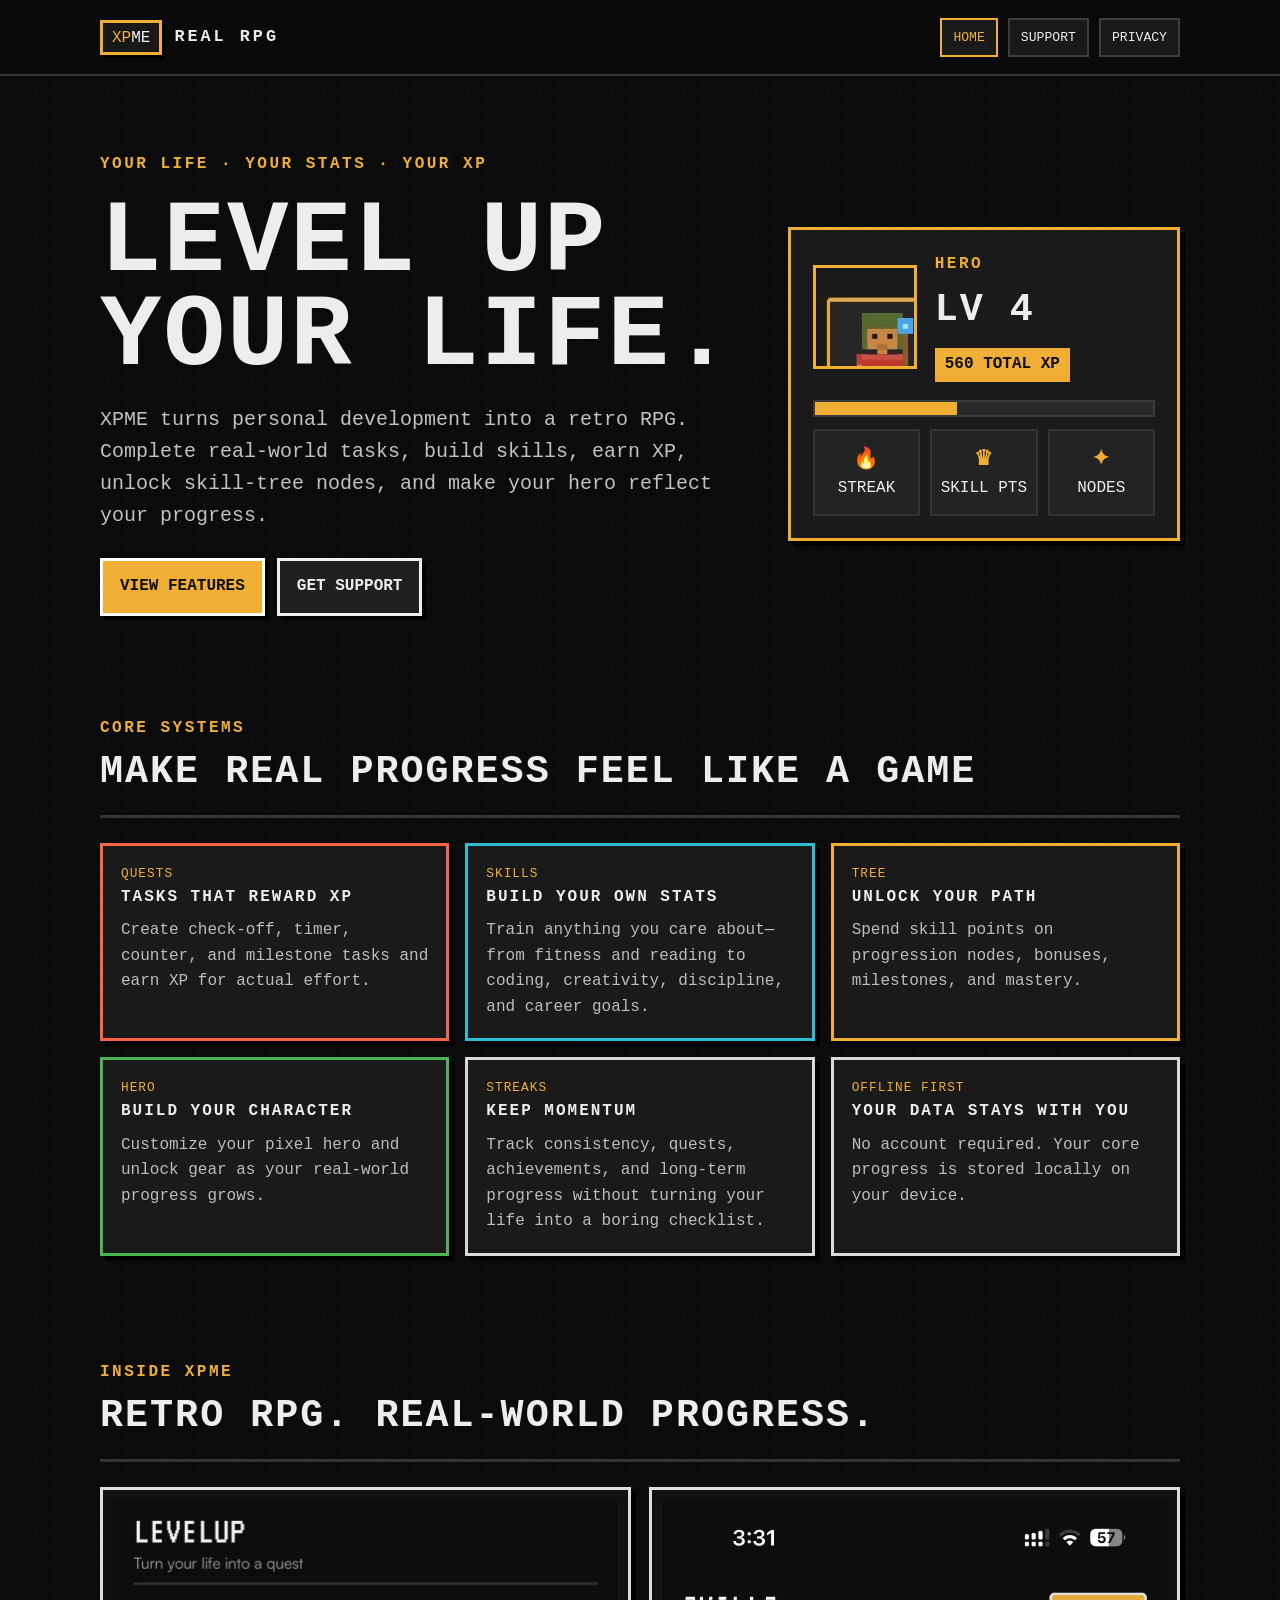
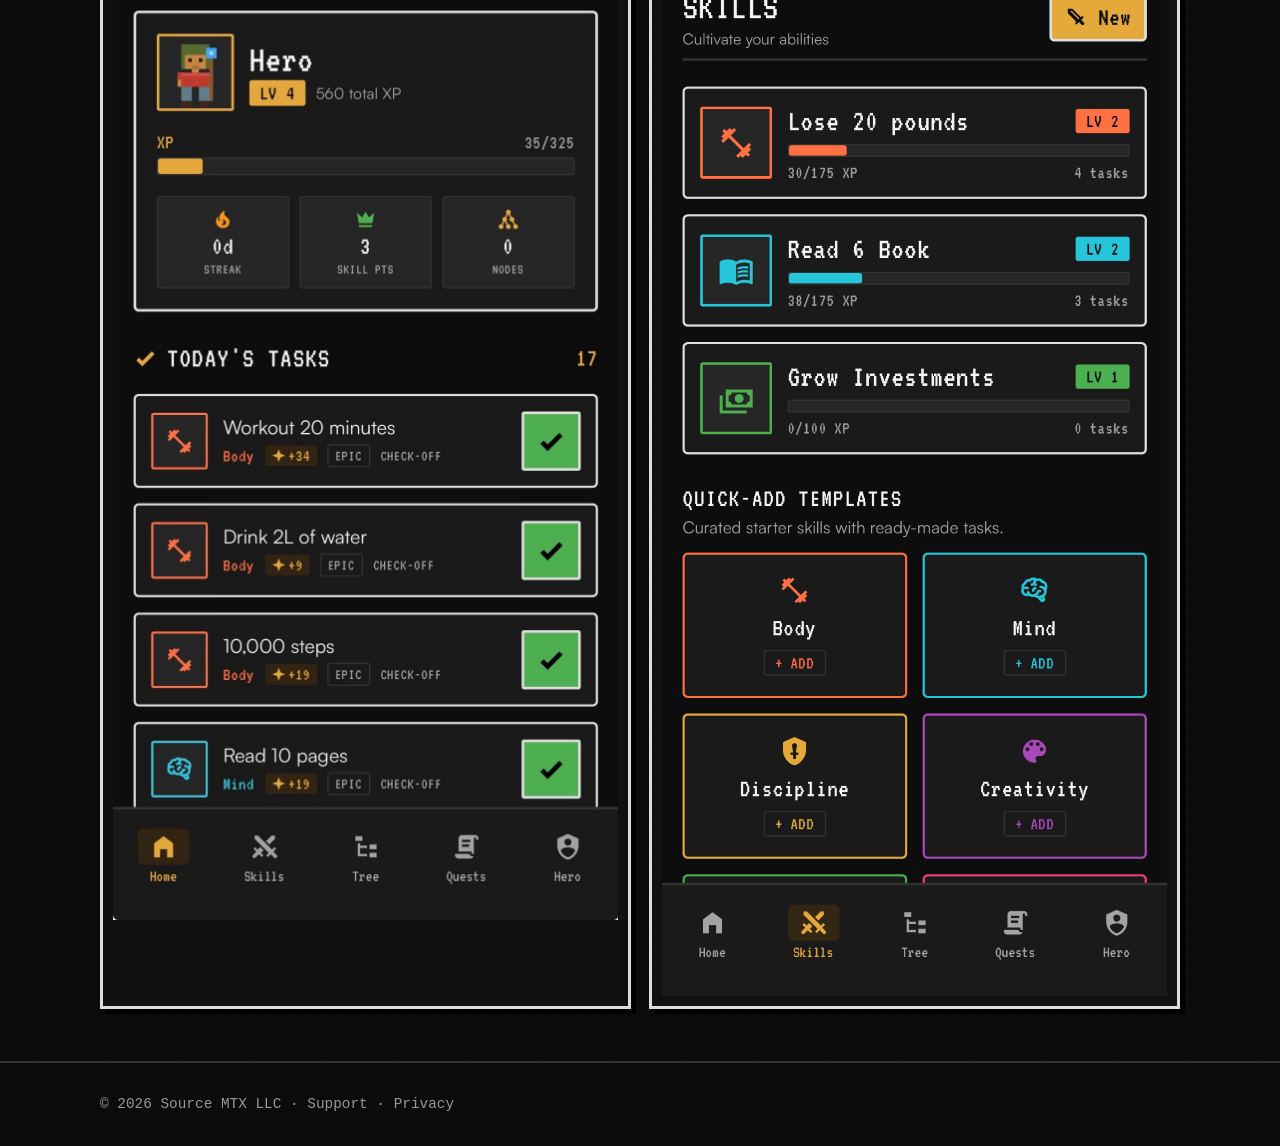
<file: index.html>
<!doctype html>
<html lang="en">
<head>
<meta charset="utf-8">
<meta name="viewport" content="width=device-width,initial-scale=1">
<title>XPME — Real RPG</title>
<meta name="description" content="Turn your real life into an RPG. Complete tasks, earn XP, level up skills, unlock nodes, and build your hero.">
<link rel="stylesheet" href="styles.css">
</head>
<body>
<header>
  <div class="wrap nav">
    <a class="brand" href="index.html">
      <span class="logo-mark"><span class="xp">XP</span><span class="me">ME</span></span>
      <span class="logo-word">REAL RPG</span>
    </a>
    <nav class="navlinks">
      <a class="active" href="index.html">HOME</a>
      <a href="support.html">SUPPORT</a>
      <a href="privacy.html">PRIVACY</a>
    </nav>
  </div>
</header>

<main>
  <section class="hero">
    <div class="wrap hero-grid">
      <div>
        <div class="eyebrow">YOUR LIFE · YOUR STATS · YOUR XP</div>
        <h1>LEVEL UP<br>YOUR LIFE.</h1>
        <p class="lead">XPME turns personal development into a retro RPG. Complete real-world tasks, build skills, earn XP, unlock skill-tree nodes, and make your hero reflect your progress.</p>
        <div class="btnrow">
          <a class="btn primary" href="#features">VIEW FEATURES</a>
          <a class="btn" href="support.html">GET SUPPORT</a>
        </div>
      </div>

      <div class="hero-card">
        <div class="avatar-row">
          <img class="avatar" src="assets/hero-avatar.png" alt="XPME pixel hero">
          <div>
            <div class="eyebrow">HERO</div>
            <h2 style="margin:2px 0">LV 4</h2>
            <span class="level-badge">560 TOTAL XP</span>
          </div>
        </div>
        <div class="xpbar"><span></span></div>
        <div class="stat-grid">
          <div class="stat"><b>🔥</b>STREAK</div>
          <div class="stat"><b>♛</b>SKILL PTS</div>
          <div class="stat"><b>✦</b>NODES</div>
        </div>
      </div>
    </div>
  </section>

  <section class="section" id="features">
    <div class="wrap">
      <div class="eyebrow">CORE SYSTEMS</div>
      <h2>MAKE REAL PROGRESS FEEL LIKE A GAME</h2>
      <div class="section-rule"></div>
      <div class="features">
        <div class="feature"><div class="tag">QUESTS</div><h3>TASKS THAT REWARD XP</h3><p>Create check-off, timer, counter, and milestone tasks and earn XP for actual effort.</p></div>
        <div class="feature"><div class="tag">SKILLS</div><h3>BUILD YOUR OWN STATS</h3><p>Train anything you care about—from fitness and reading to coding, creativity, discipline, and career goals.</p></div>
        <div class="feature"><div class="tag">TREE</div><h3>UNLOCK YOUR PATH</h3><p>Spend skill points on progression nodes, bonuses, milestones, and mastery.</p></div>
        <div class="feature"><div class="tag">HERO</div><h3>BUILD YOUR CHARACTER</h3><p>Customize your pixel hero and unlock gear as your real-world progress grows.</p></div>
        <div class="feature"><div class="tag">STREAKS</div><h3>KEEP MOMENTUM</h3><p>Track consistency, quests, achievements, and long-term progress without turning your life into a boring checklist.</p></div>
        <div class="feature"><div class="tag">OFFLINE FIRST</div><h3>YOUR DATA STAYS WITH YOU</h3><p>No account required. Your core progress is stored locally on your device.</p></div>
      </div>
    </div>
  </section>

  <section class="section">
    <div class="wrap">
      <div class="eyebrow">INSIDE XPME</div>
      <h2>RETRO RPG. REAL-WORLD PROGRESS.</h2>
      <div class="section-rule"></div>
      <div class="preview-grid">
        <div class="phone-shot"><img src="assets/home-screen.jpg" alt="XPME home screen showing hero, XP, tasks, streak, and skill points"></div>
        <div class="phone-shot"><img src="assets/skills-screen.png" alt="XPME skills screen showing custom skills and templates"></div>
      </div>
    </div>
  </section>
</main>

<footer>
  <div class="wrap">© 2026 Source MTX LLC · <a href="support.html">Support</a> · <a href="privacy.html">Privacy</a></div>
</footer>
</body>
</html>
</file>
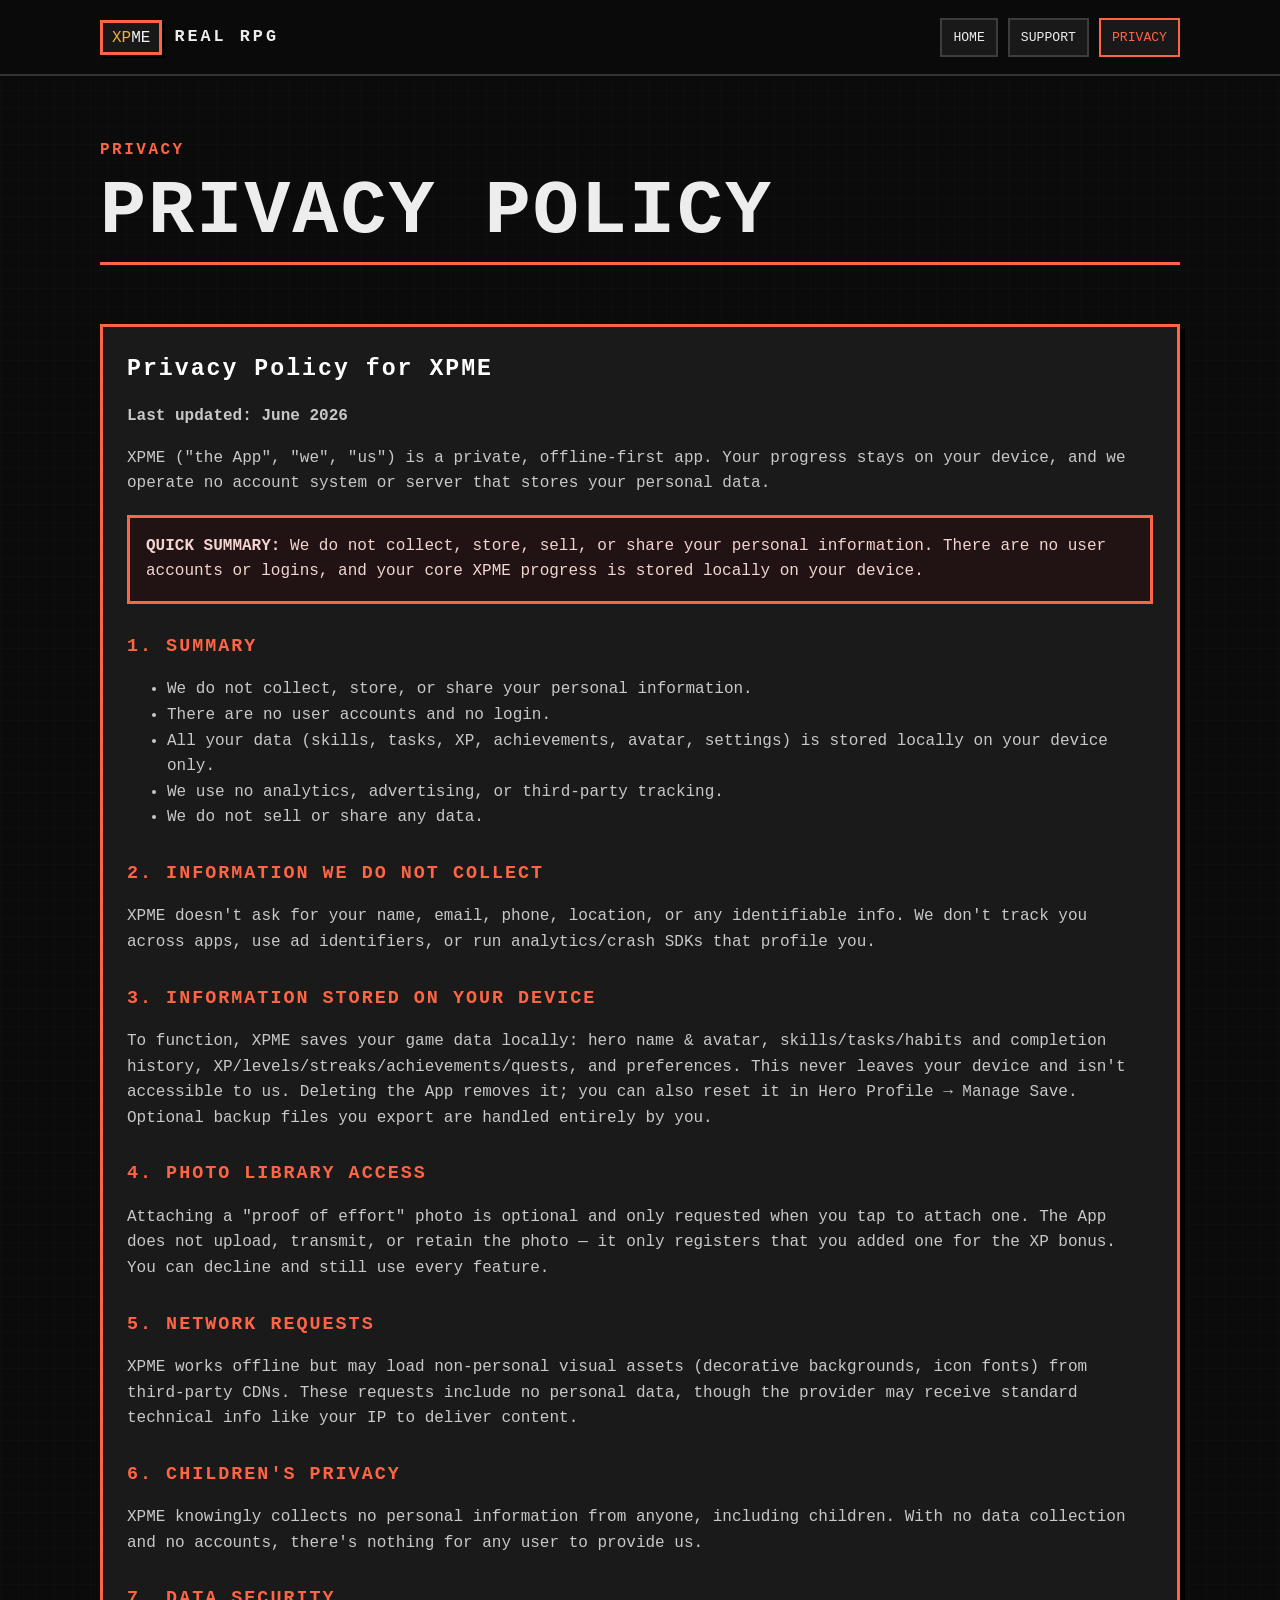
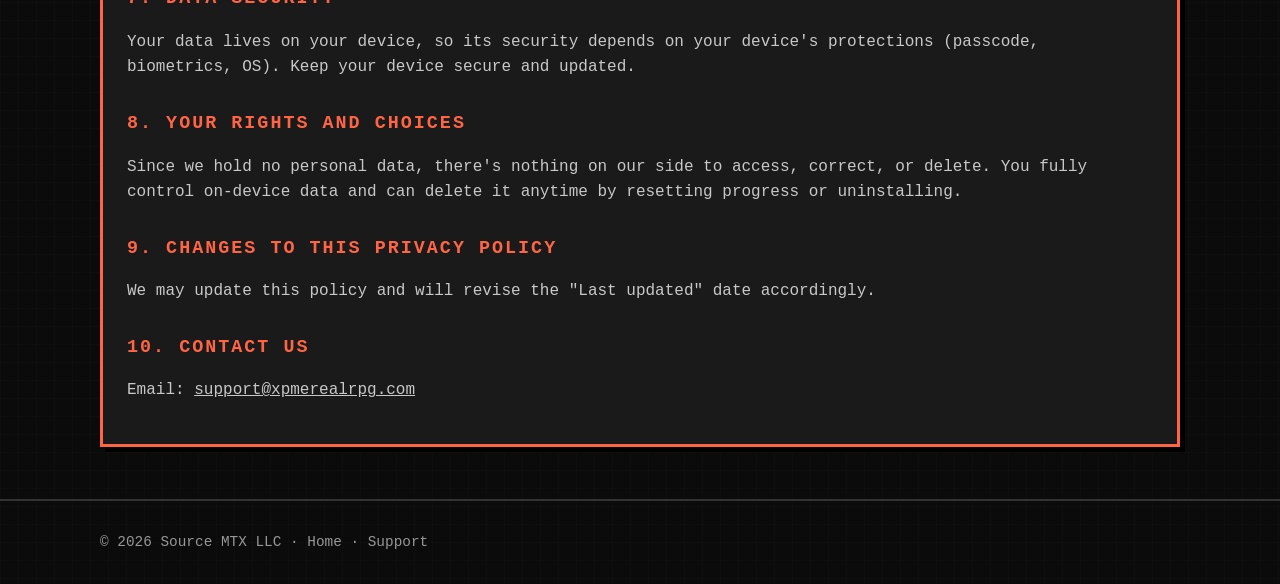
<file: privacy.html>
<!doctype html>
<html lang="en">
<head>
<meta charset="utf-8">
<meta name="viewport" content="width=device-width,initial-scale=1">
<title>XPME Privacy Policy</title>
<meta name="description" content="Privacy Policy for XPME. XPME is offline-first and stores core progress locally on the user's device.">
<link rel="stylesheet" href="styles.css">
</head>
<body class="privacy">
<header>
  <div class="wrap nav">
    <a class="brand" href="index.html">
      <span class="logo-mark"><span class="xp">XP</span><span class="me">ME</span></span>
      <span class="logo-word">REAL RPG</span>
    </a>
    <nav class="navlinks">
      <a href="index.html">HOME</a>
      <a href="support.html">SUPPORT</a>
      <a class="active" href="privacy.html">PRIVACY</a>
    </nav>
  </div>
</header>

<main>
  <section class="page-head">
    <div class="wrap">
      <div class="eyebrow">PRIVACY</div>
      <h1>PRIVACY POLICY</h1>
      <div class="section-rule"></div>
    </div>
  </section>

  <section class="section" style="padding-top:10px">
    <div class="wrap">
      <article class="legal-card">
        <h2 style="margin-top:0;color:#fff;font-size:1.45rem">Privacy Policy for XPME</h2>
        <p><strong>Last updated: June 2026</strong></p>

        <p>XPME ("the App", "we", "us") is a private, offline-first app. Your progress stays on your device, and we operate no account system or server that stores your personal data.</p>

        <div class="notice"><strong>QUICK SUMMARY:</strong> We do not collect, store, sell, or share your personal information. There are no user accounts or logins, and your core XPME progress is stored locally on your device.</div>

        <h2>1. SUMMARY</h2>
        <ul>
          <li>We do not collect, store, or share your personal information.</li>
          <li>There are no user accounts and no login.</li>
          <li>All your data (skills, tasks, XP, achievements, avatar, settings) is stored locally on your device only.</li>
          <li>We use no analytics, advertising, or third-party tracking.</li>
          <li>We do not sell or share any data.</li>
        </ul>

        <h2>2. INFORMATION WE DO NOT COLLECT</h2>
        <p>XPME doesn't ask for your name, email, phone, location, or any identifiable info. We don't track you across apps, use ad identifiers, or run analytics/crash SDKs that profile you.</p>

        <h2>3. INFORMATION STORED ON YOUR DEVICE</h2>
        <p>To function, XPME saves your game data locally: hero name &amp; avatar, skills/tasks/habits and completion history, XP/levels/streaks/achievements/quests, and preferences. This never leaves your device and isn't accessible to us. Deleting the App removes it; you can also reset it in Hero Profile → Manage Save. Optional backup files you export are handled entirely by you.</p>

        <h2>4. PHOTO LIBRARY ACCESS</h2>
        <p>Attaching a "proof of effort" photo is optional and only requested when you tap to attach one. The App does not upload, transmit, or retain the photo — it only registers that you added one for the XP bonus. You can decline and still use every feature.</p>

        <h2>5. NETWORK REQUESTS</h2>
        <p>XPME works offline but may load non-personal visual assets (decorative backgrounds, icon fonts) from third-party CDNs. These requests include no personal data, though the provider may receive standard technical info like your IP to deliver content.</p>

        <h2>6. CHILDREN'S PRIVACY</h2>
        <p>XPME knowingly collects no personal information from anyone, including children. With no data collection and no accounts, there's nothing for any user to provide us.</p>

        <h2>7. DATA SECURITY</h2>
        <p>Your data lives on your device, so its security depends on your device's protections (passcode, biometrics, OS). Keep your device secure and updated.</p>

        <h2>8. YOUR RIGHTS AND CHOICES</h2>
        <p>Since we hold no personal data, there's nothing on our side to access, correct, or delete. You fully control on-device data and can delete it anytime by resetting progress or uninstalling.</p>

        <h2>9. CHANGES TO THIS PRIVACY POLICY</h2>
        <p>We may update this policy and will revise the "Last updated" date accordingly.</p>

        <h2>10. CONTACT US</h2>
        <p>Email: <a href="mailto:support@xpmerealrpg.com">support@xpmerealrpg.com</a></p>
      </article>
    </div>
  </section>
</main>

<footer>
  <div class="wrap">© 2026 Source MTX LLC · <a href="index.html">Home</a> · <a href="support.html">Support</a></div>
</footer>
</body>
</html>
</file>
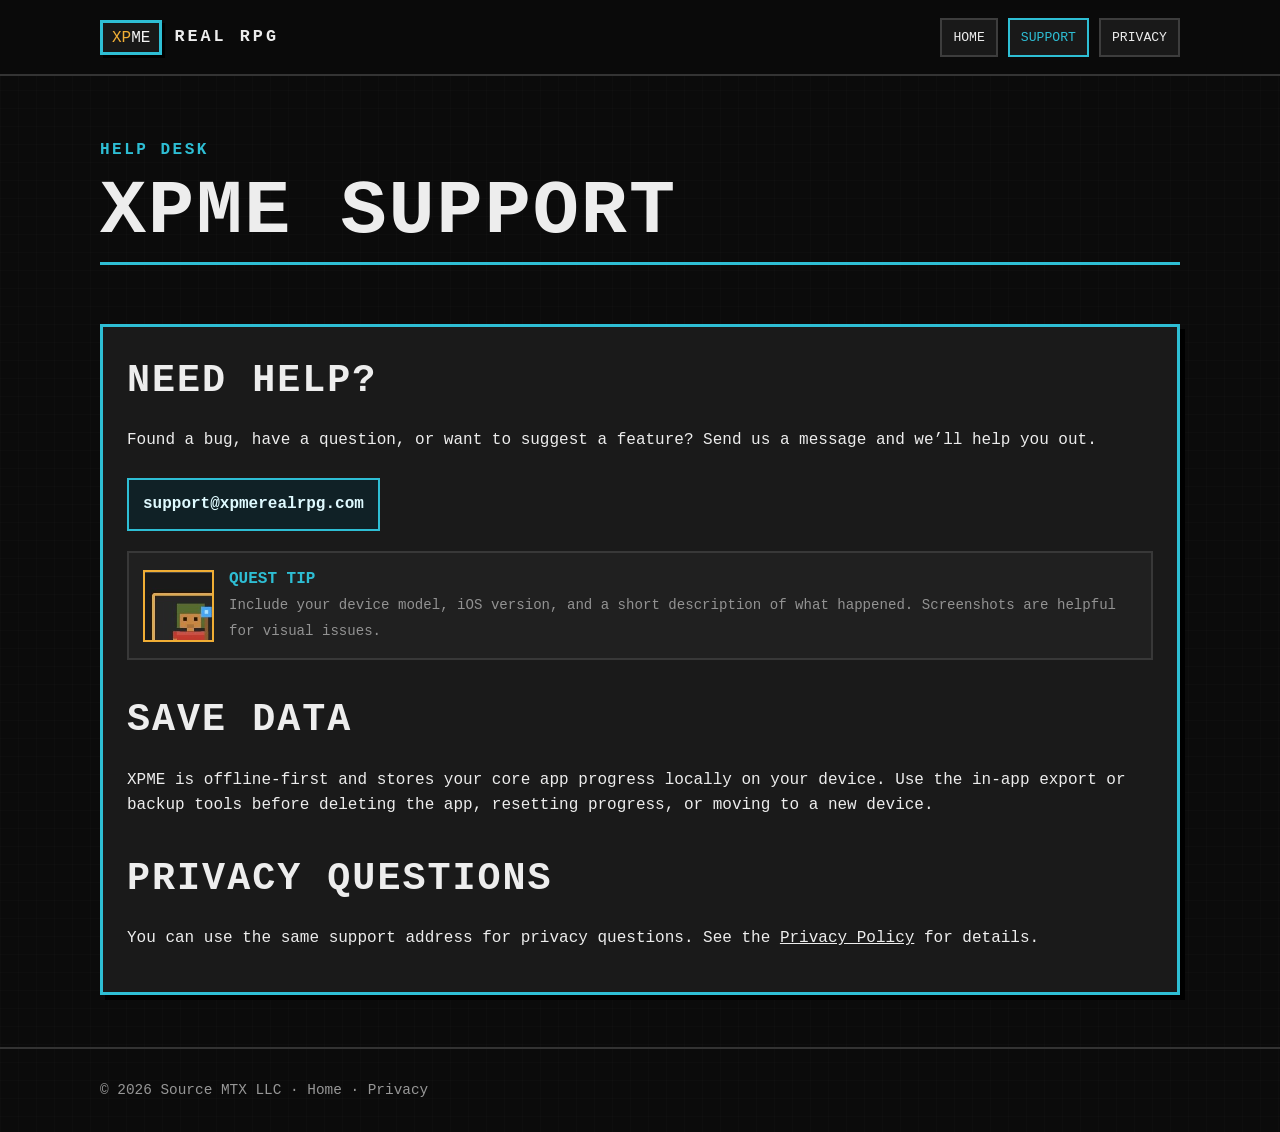
<file: support.html>
<!doctype html>
<html lang="en">
<head>
<meta charset="utf-8">
<meta name="viewport" content="width=device-width,initial-scale=1">
<title>XPME Support</title>
<meta name="description" content="Support for XPME, the real-life RPG for skills, tasks, XP, quests, and personal growth.">
<link rel="stylesheet" href="styles.css">
</head>
<body class="support">
<header>
  <div class="wrap nav">
    <a class="brand" href="index.html">
      <span class="logo-mark"><span class="xp">XP</span><span class="me">ME</span></span>
      <span class="logo-word">REAL RPG</span>
    </a>
    <nav class="navlinks">
      <a href="index.html">HOME</a>
      <a class="active" href="support.html">SUPPORT</a>
      <a href="privacy.html">PRIVACY</a>
    </nav>
  </div>
</header>

<main>
  <section class="page-head">
    <div class="wrap">
      <div class="eyebrow">HELP DESK</div>
      <h1>XPME SUPPORT</h1>
      <div class="section-rule"></div>
    </div>
  </section>

  <section class="section" style="padding-top:10px">
    <div class="wrap">
      <div class="support-card">
        <h2>NEED HELP?</h2>
        <p>Found a bug, have a question, or want to suggest a feature? Send us a message and we’ll help you out.</p>
        <a class="email-box" href="mailto:support@xpmerealrpg.com">support@xpmerealrpg.com</a>

        <div class="mini-hero">
          <img src="assets/hero-avatar.png" alt="XPME pixel hero">
          <div><strong>QUEST TIP</strong><br><span class="small">Include your device model, iOS version, and a short description of what happened. Screenshots are helpful for visual issues.</span></div>
        </div>

        <h2 style="margin-top:30px">SAVE DATA</h2>
        <p>XPME is offline-first and stores your core app progress locally on your device. Use the in-app export or backup tools before deleting the app, resetting progress, or moving to a new device.</p>

        <h2 style="margin-top:30px">PRIVACY QUESTIONS</h2>
        <p>You can use the same support address for privacy questions. See the <a href="privacy.html">Privacy Policy</a> for details.</p>
      </div>
    </div>
  </section>
</main>

<footer>
  <div class="wrap">© 2026 Source MTX LLC · <a href="index.html">Home</a> · <a href="privacy.html">Privacy</a></div>
</footer>
</body>
</html>
</file>
<file: styles.css>
:root{
  --bg:#0b0b0b;
  --panel:#1a1a1a;
  --panel2:#242424;
  --white:#ededed;
  --muted:#a7a7a7;
  --gold:#f0ae35;
  --blue:#2ebed4;
  --red:#ff6545;
  --green:#4cb553;
  --line:#343434;
  --accent:var(--gold);
}

*{box-sizing:border-box}
html{scroll-behavior:smooth}
body{
  margin:0;
  color:var(--white);
  background:
    linear-gradient(rgba(255,255,255,.012) 1px, transparent 1px),
    linear-gradient(90deg, rgba(255,255,255,.012) 1px, transparent 1px),
    var(--bg);
  background-size:18px 18px;
  font-family: ui-monospace, SFMono-Regular, Menlo, Monaco, Consolas, "Liberation Mono", monospace;
  line-height:1.6;
}
body.support{--accent:var(--blue)}
body.privacy{--accent:var(--red)}
a{color:inherit}
.wrap{width:min(1080px, calc(100% - 36px));margin:auto}

header{
  position:sticky;top:0;z-index:20;
  background:rgba(11,11,11,.94);
  backdrop-filter:blur(10px);
  border-bottom:2px solid var(--line);
}
.nav{min-height:74px;display:flex;align-items:center;justify-content:space-between;gap:20px}
.brand{display:flex;align-items:center;gap:12px;text-decoration:none}
.logo-mark{
  border:3px solid var(--accent);
  background:#181818;
  padding:7px 9px 6px;
  box-shadow:3px 3px 0 #000;
  line-height:1;
}
.logo-mark .xp{color:var(--gold)}
.logo-mark .me{color:#f4f4f4}
.logo-word{font-weight:900;letter-spacing:3px;font-size:1.05rem}
.navlinks{display:flex;gap:10px;flex-wrap:wrap}
.navlinks a{
  text-decoration:none;
  border:2px solid #3d3d3d;
  padding:7px 11px;
  background:#191919;
  font-size:.82rem;
}
.navlinks a:hover,.navlinks a.active{border-color:var(--accent);color:var(--accent)}

.hero{padding:76px 0 48px}
.hero-grid{
  display:grid;grid-template-columns:1.25fr .75fr;gap:34px;align-items:center
}
.eyebrow{color:var(--accent);font-weight:800;letter-spacing:2.5px}
h1,h2,h3{font-weight:900;letter-spacing:2px}
h1{
  font-size:clamp(3rem,8vw,6.7rem);
  line-height:.92;margin:.18em 0;
}
h2{font-size:clamp(1.65rem,4vw,2.4rem);margin:0 0 12px}
h3{font-size:1rem;margin:0 0 8px}
.lead{color:#c2c2c2;font-size:clamp(1rem,2vw,1.25rem);max-width:730px}
.btnrow{display:flex;gap:12px;flex-wrap:wrap;margin-top:26px}
.btn{
  display:inline-block;text-decoration:none;font-weight:900;
  border:3px solid #eee;background:#202020;padding:13px 17px;
  box-shadow:4px 4px 0 #000;
}
.btn.primary{background:var(--accent);color:#111;border-color:#fff}
.btn:hover{transform:translate(-1px,-1px);box-shadow:6px 6px 0 #000}

.hero-card,.panel,.feature,.legal-card,.support-card{
  background:var(--panel);
  border:3px solid var(--accent);
  box-shadow:5px 5px 0 #000;
}
.hero-card{padding:22px}
.avatar-row{display:flex;gap:18px;align-items:center}
.avatar{
  width:104px;height:104px;object-fit:cover;
  border:3px solid var(--gold);image-rendering:pixelated;background:#222;
}
.level-badge{
  display:inline-block;background:var(--gold);color:#111;
  padding:4px 10px;font-weight:900;margin-top:5px;
}
.xpbar{height:17px;background:#292929;border:2px solid #3b3b3b;margin-top:18px}
.xpbar span{display:block;width:42%;height:100%;background:var(--gold)}

.stat-grid{display:grid;grid-template-columns:repeat(3,1fr);gap:10px;margin-top:12px}
.stat{background:#232323;border:2px solid #333;text-align:center;padding:12px 6px}
.stat b{display:block;color:var(--accent);font-size:1.3rem}

.section{padding:52px 0}
.section-rule{height:3px;background:var(--line);margin:0 0 25px}
.features{display:grid;grid-template-columns:repeat(3,1fr);gap:16px}
.feature{padding:18px;border-color:#d9d9d9}
.feature:nth-child(1){border-color:var(--red)}
.feature:nth-child(2){border-color:var(--blue)}
.feature:nth-child(3){border-color:var(--gold)}
.feature:nth-child(4){border-color:var(--green)}
.feature .tag{color:var(--accent);font-size:.8rem;letter-spacing:1px}
.feature p{color:#bdbdbd;margin:0}

.preview-grid{display:grid;grid-template-columns:1fr 1fr;gap:18px}
.phone-shot{
  background:#111;border:3px solid #ddd;padding:10px;box-shadow:5px 5px 0 #000;
}
.phone-shot img{width:100%;display:block}

.page-head{padding:62px 0 24px}
.page-head h1{font-size:clamp(2.4rem,7vw,4.8rem)}
.page-head .section-rule{background:var(--accent)}
.support-card,.legal-card{padding:24px}
.support-card{border-color:var(--blue)}
.legal-card{border-color:var(--red)}
.support-card strong,.legal-card h2{color:var(--accent)}
.legal-card h2{font-size:1.15rem;margin-top:28px}
.legal-card p,.legal-card li{color:#c8c8c8}
.notice{
  border:3px solid var(--red);background:#211313;padding:16px;margin:18px 0 25px;
  color:#f2d5d0;
}
.email-box{
  display:inline-block;margin-top:8px;padding:12px 14px;
  border:2px solid var(--blue);background:#102126;color:#dffaff;
  text-decoration:none;font-weight:900;
}
.mini-hero{
  margin-top:20px;display:flex;align-items:center;gap:15px;
  border:2px solid #383838;background:#202020;padding:14px;
}
.mini-hero img{width:72px;height:72px;object-fit:cover;image-rendering:pixelated;border:2px solid var(--gold)}
.small{color:#929292;font-size:.88rem}
footer{border-top:2px solid #333;padding:30px 0;color:#979797;font-size:.9rem}
footer a{text-decoration:none}
footer a:hover{color:var(--accent)}

@media(max-width:820px){
  .hero-grid,.preview-grid{grid-template-columns:1fr}
  .features{grid-template-columns:1fr}
}
@media(max-width:620px){
  .nav{align-items:flex-start;flex-direction:column;padding:14px 0}
  .hero{padding-top:44px}
  .stat-grid{grid-template-columns:1fr}
}
</file>
